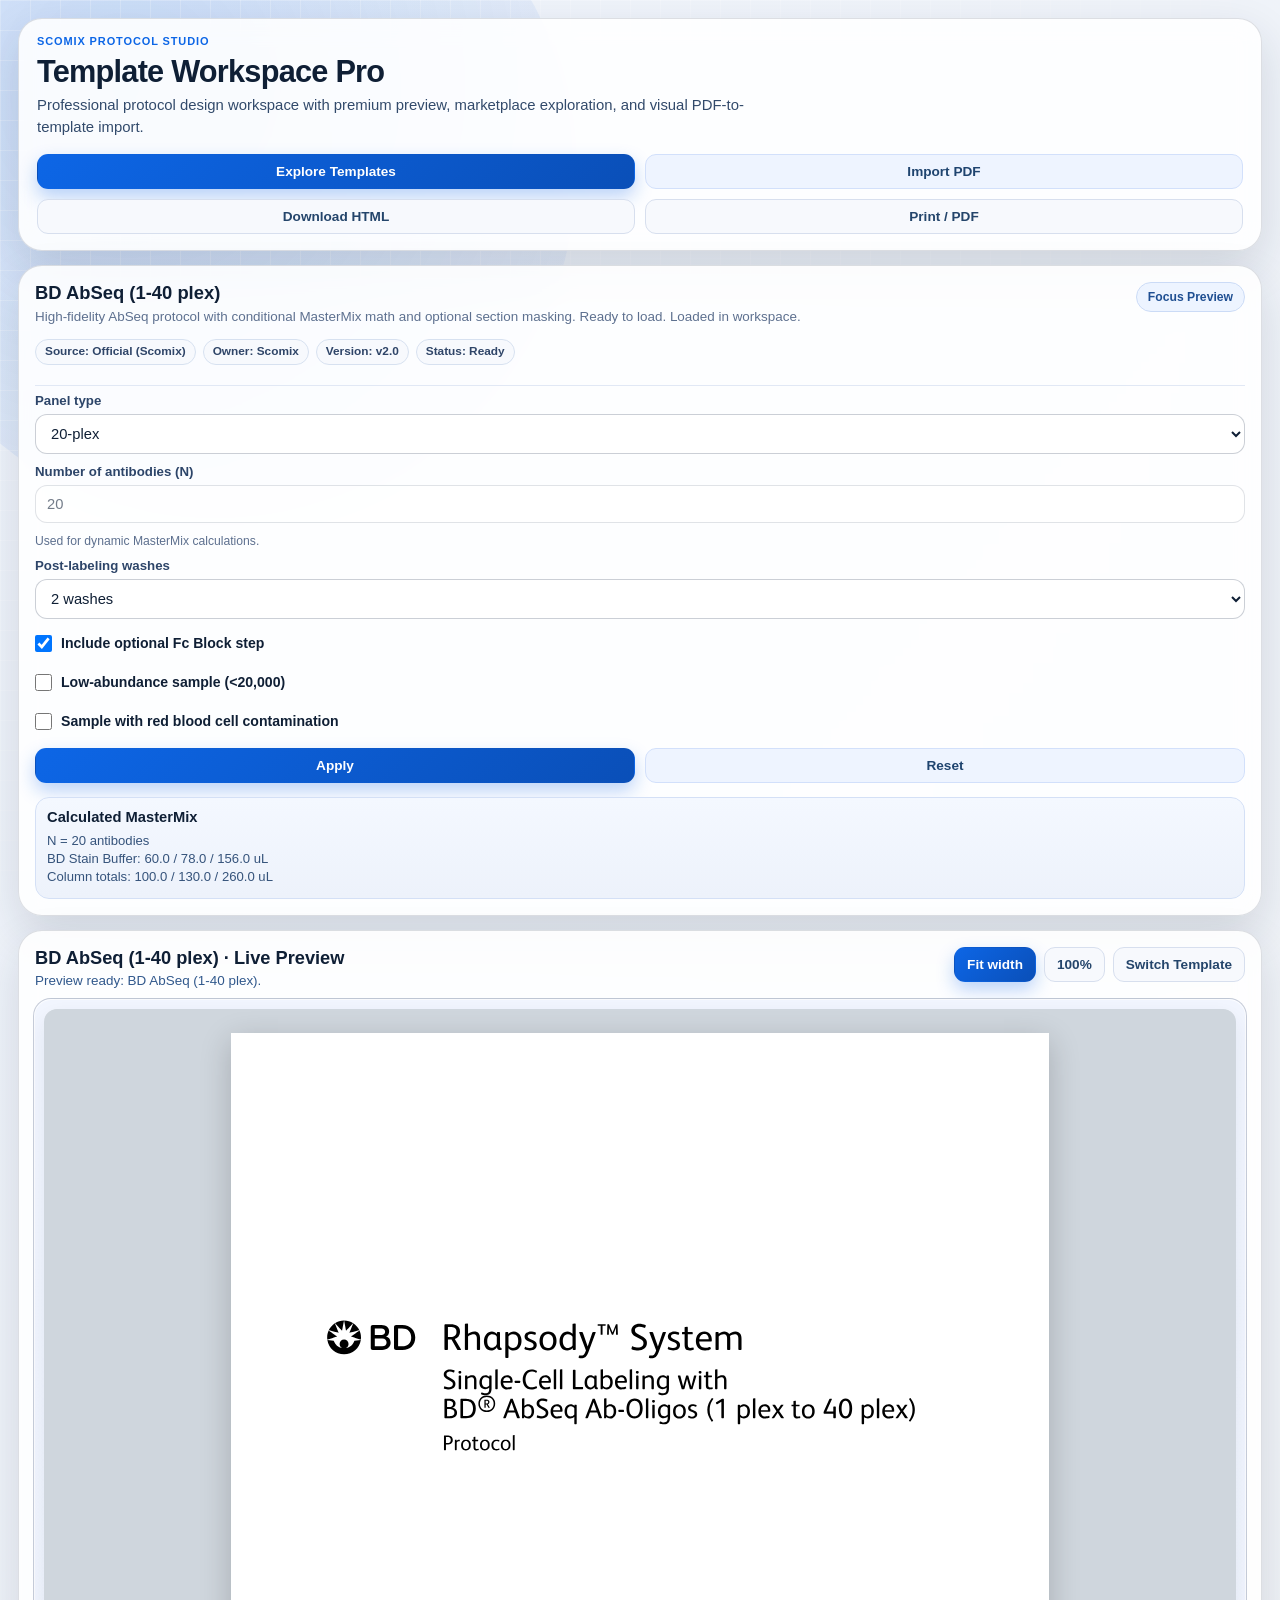
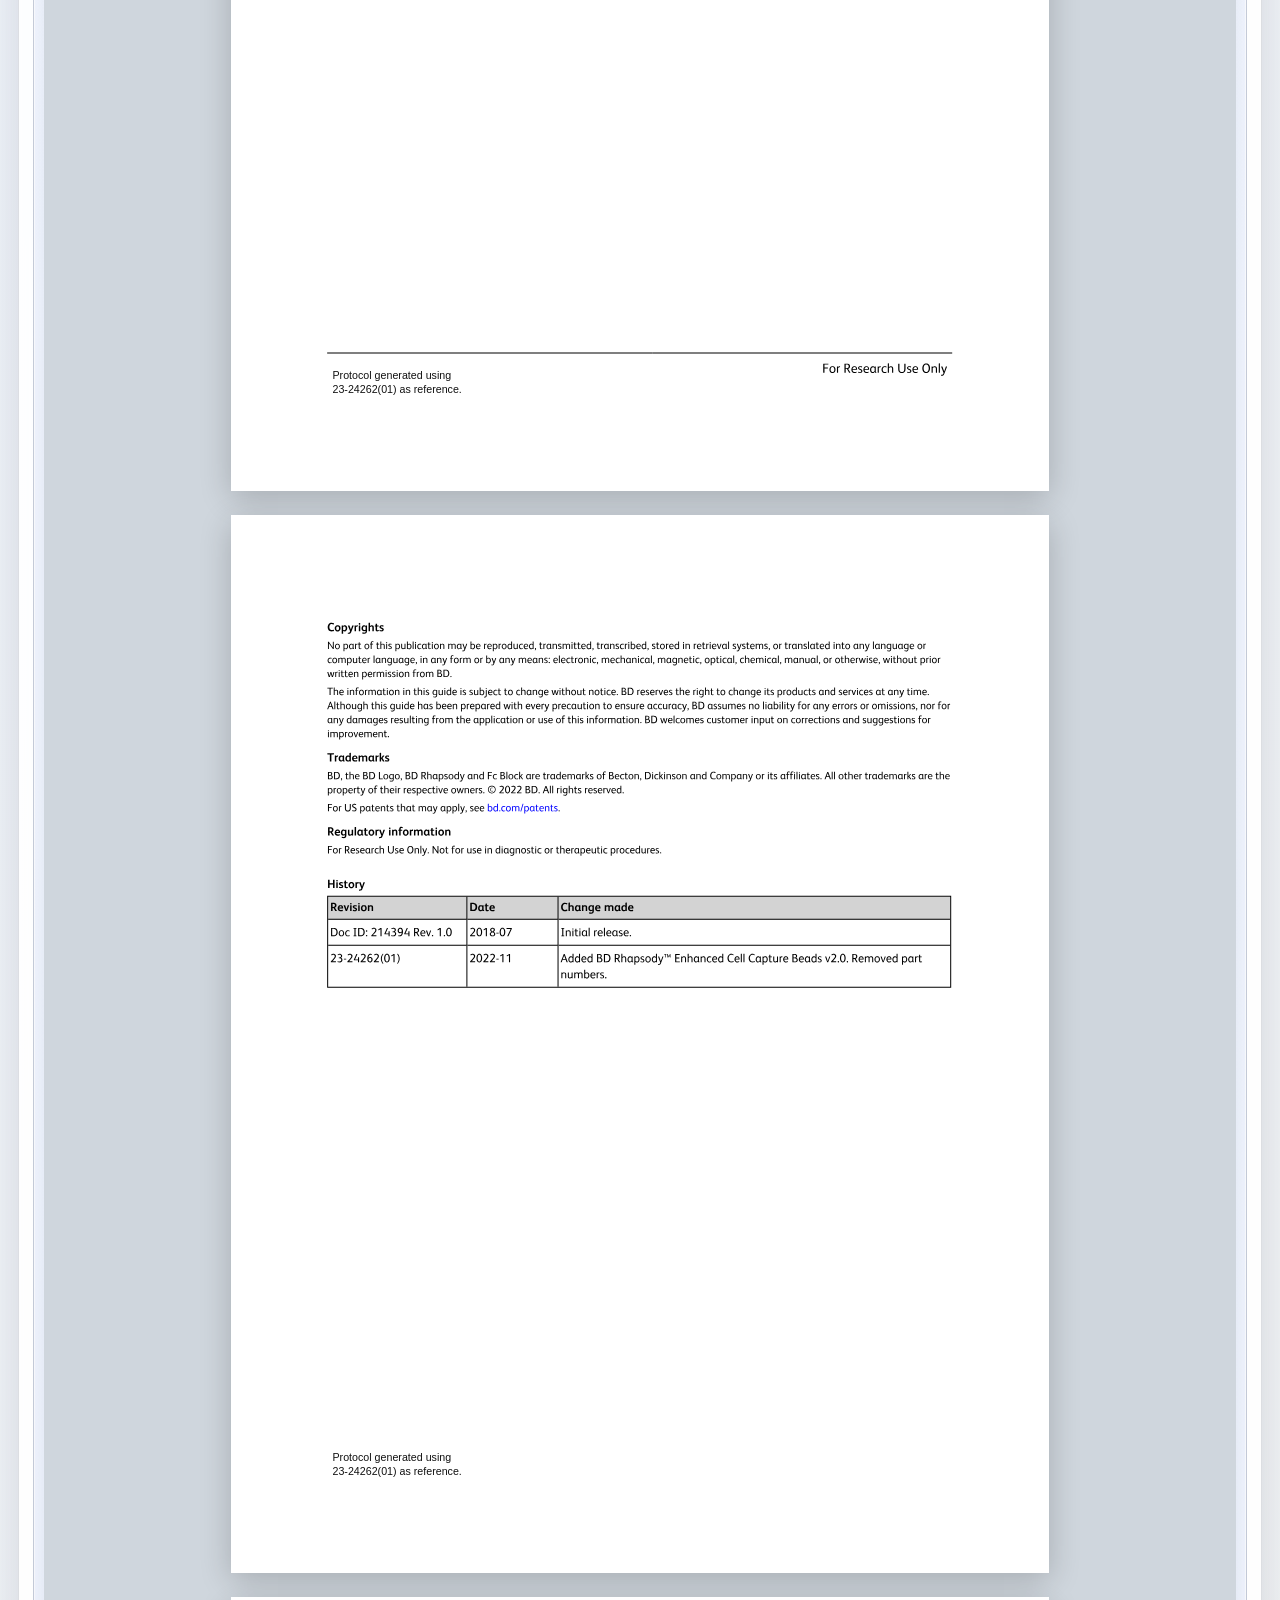
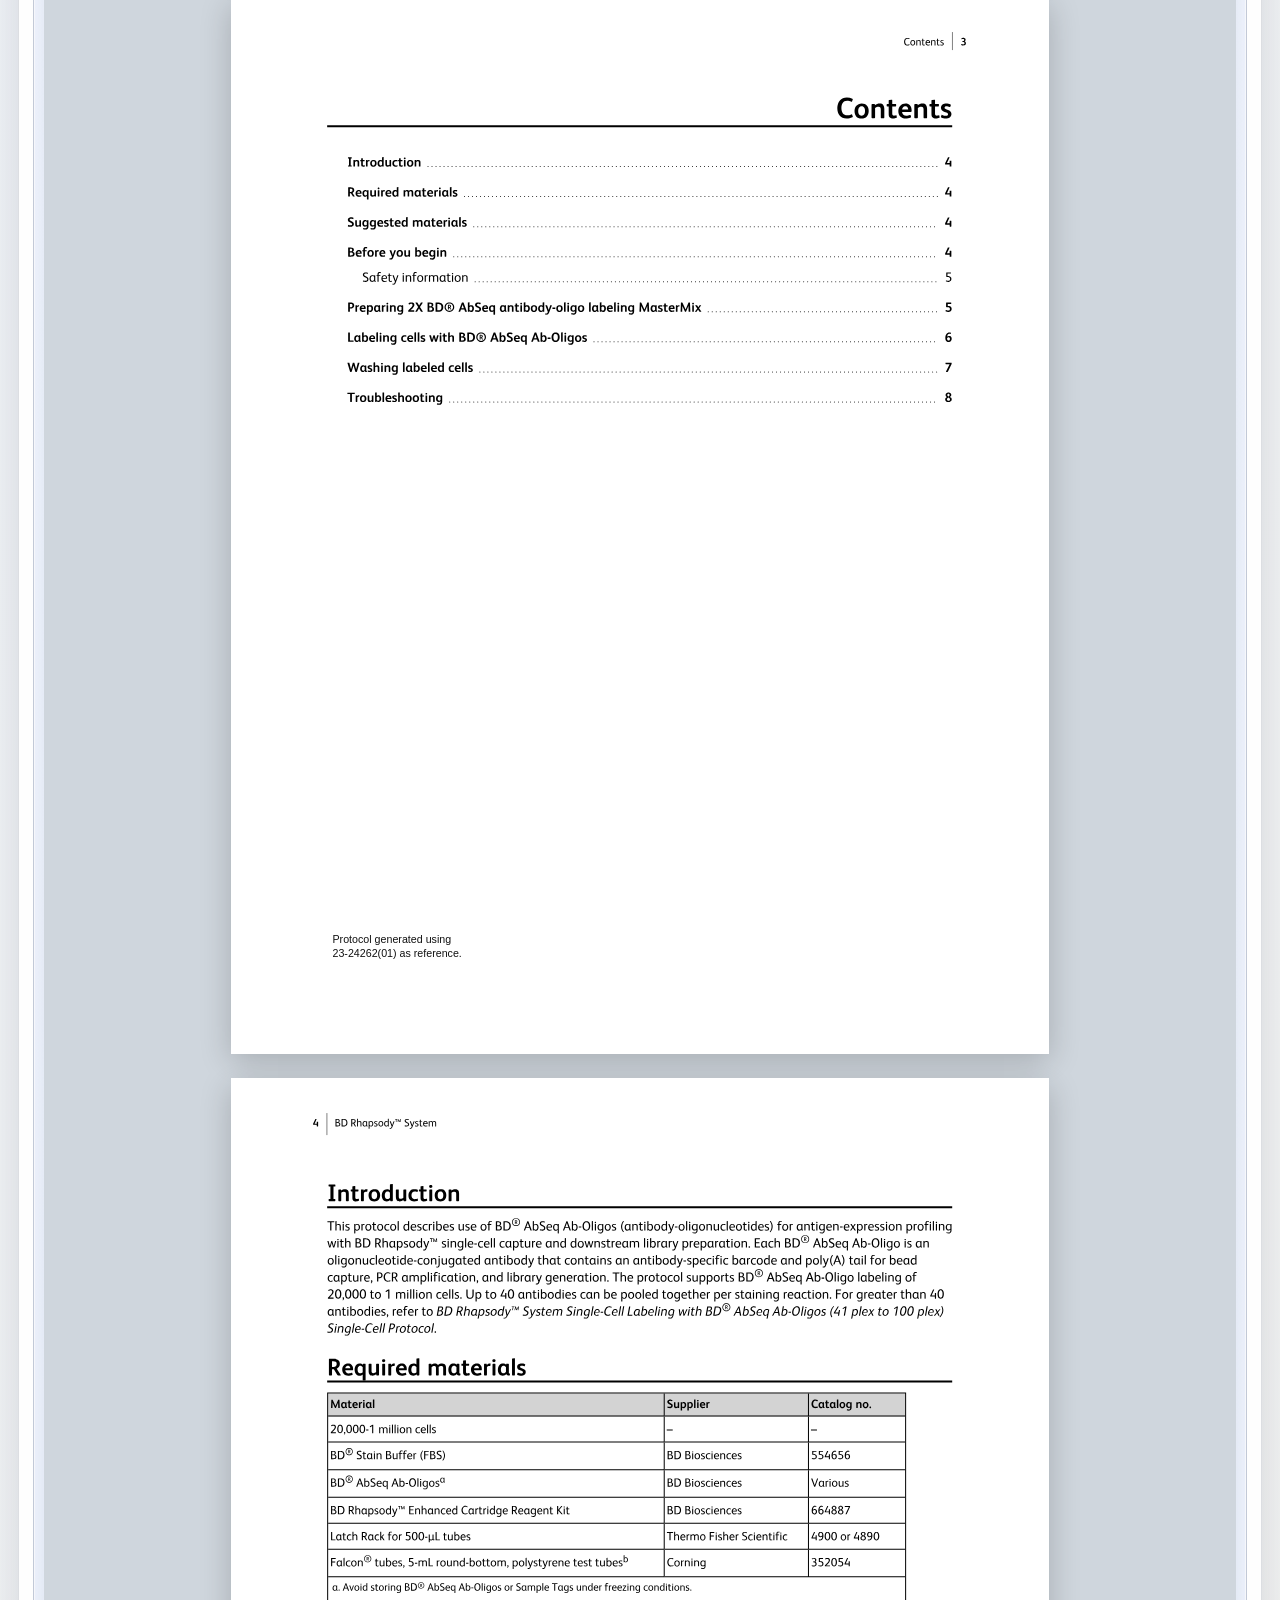
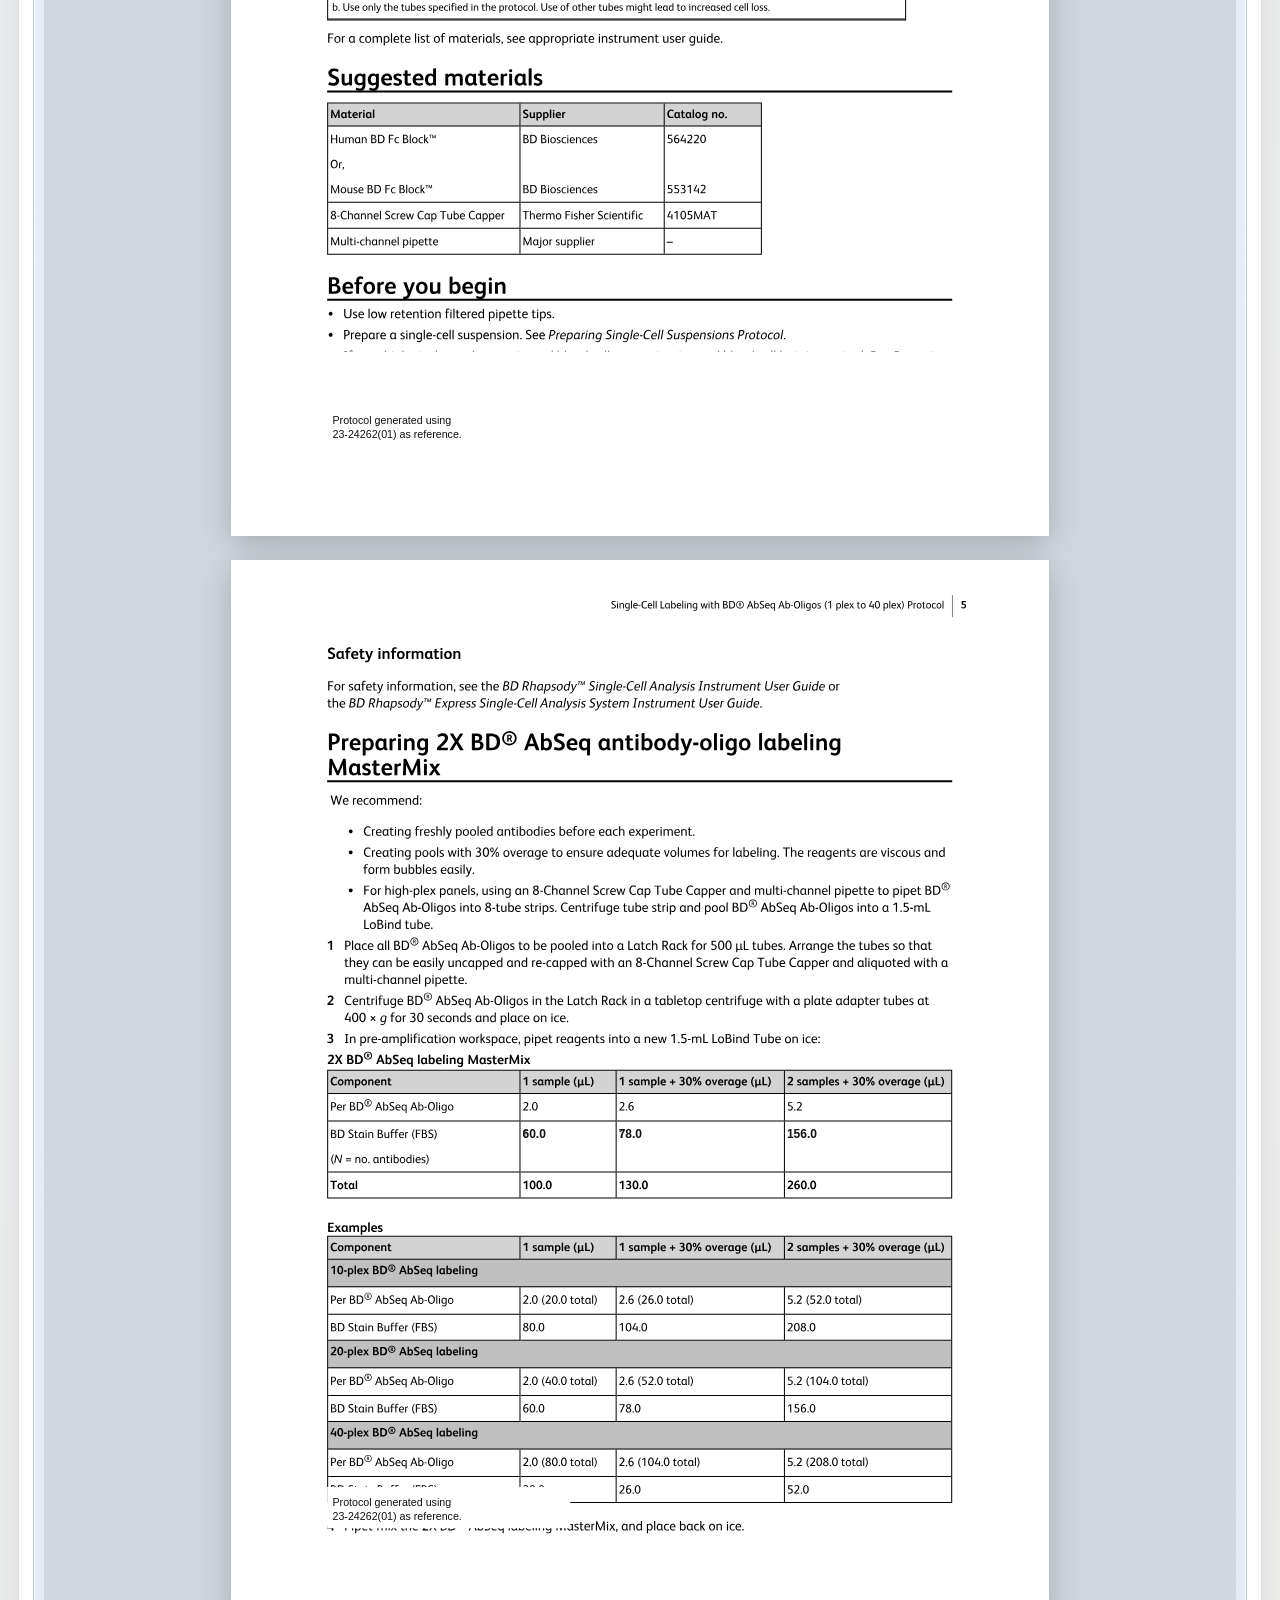
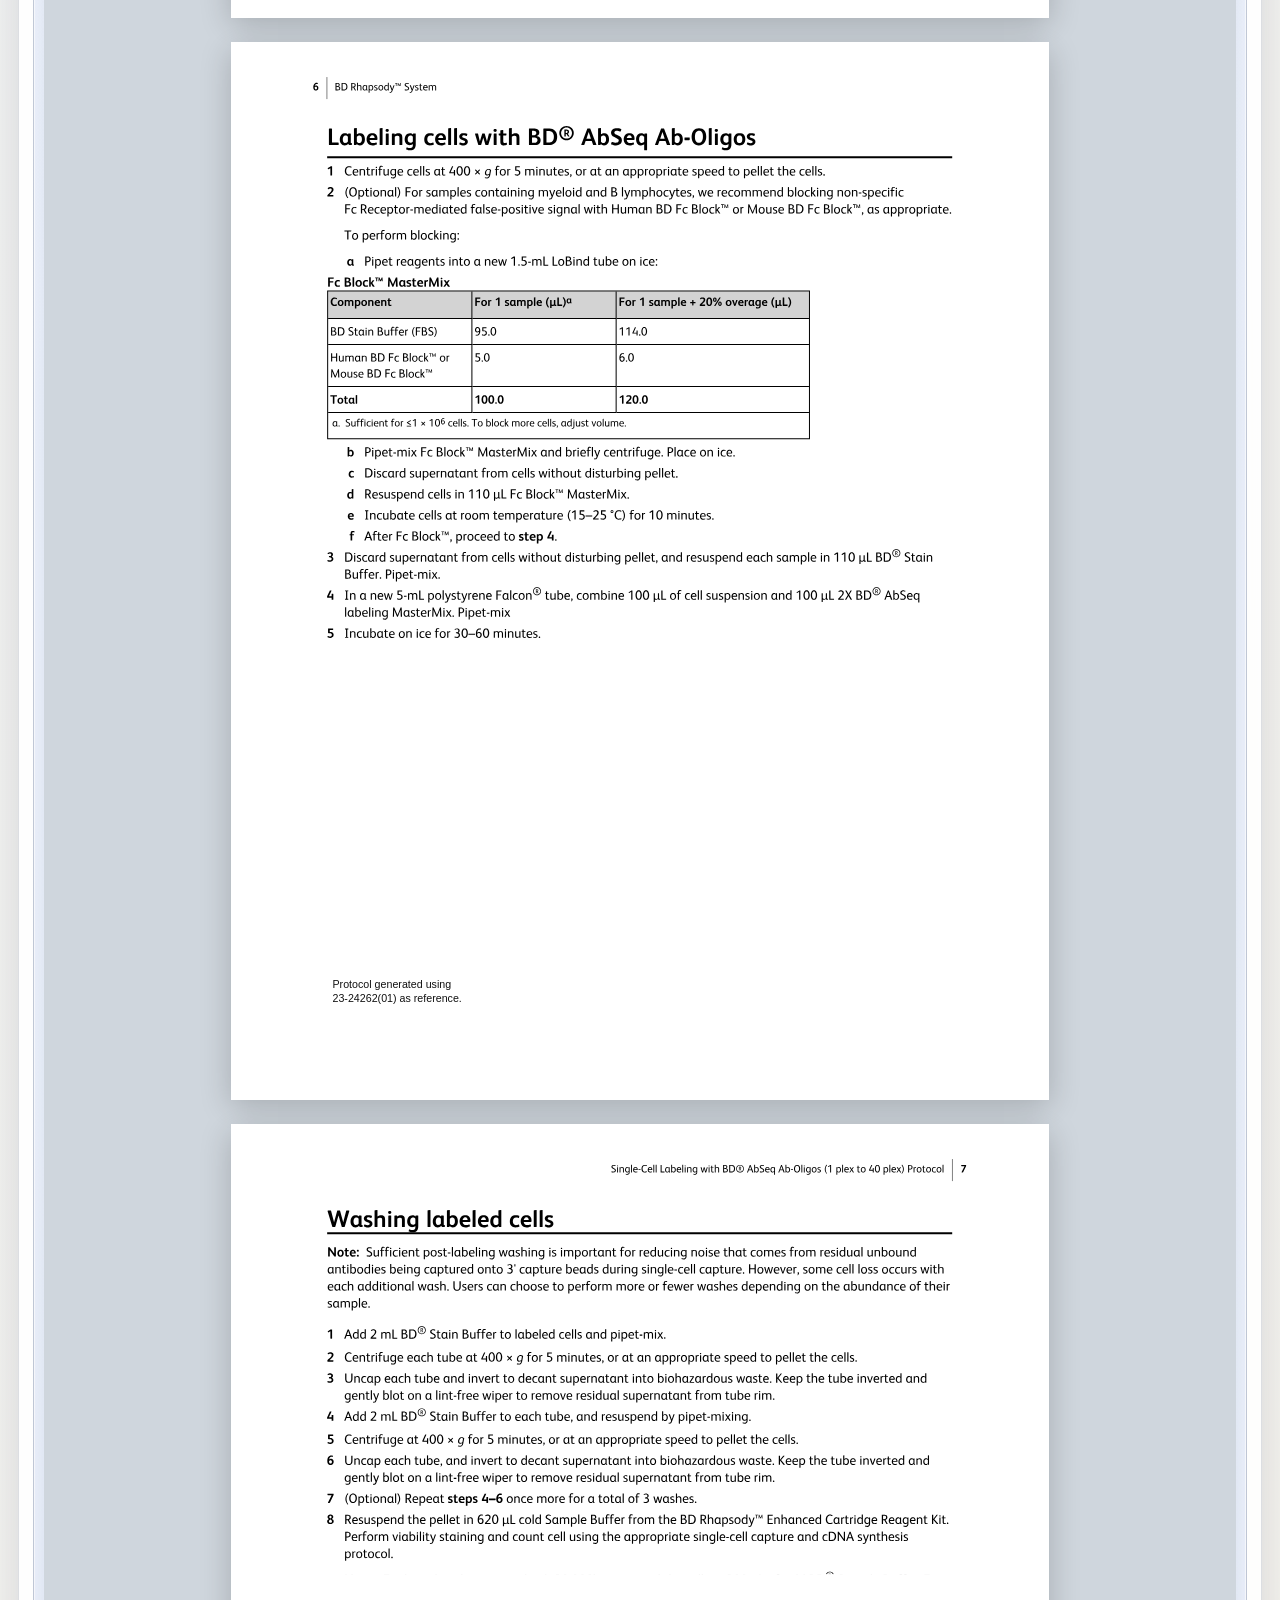
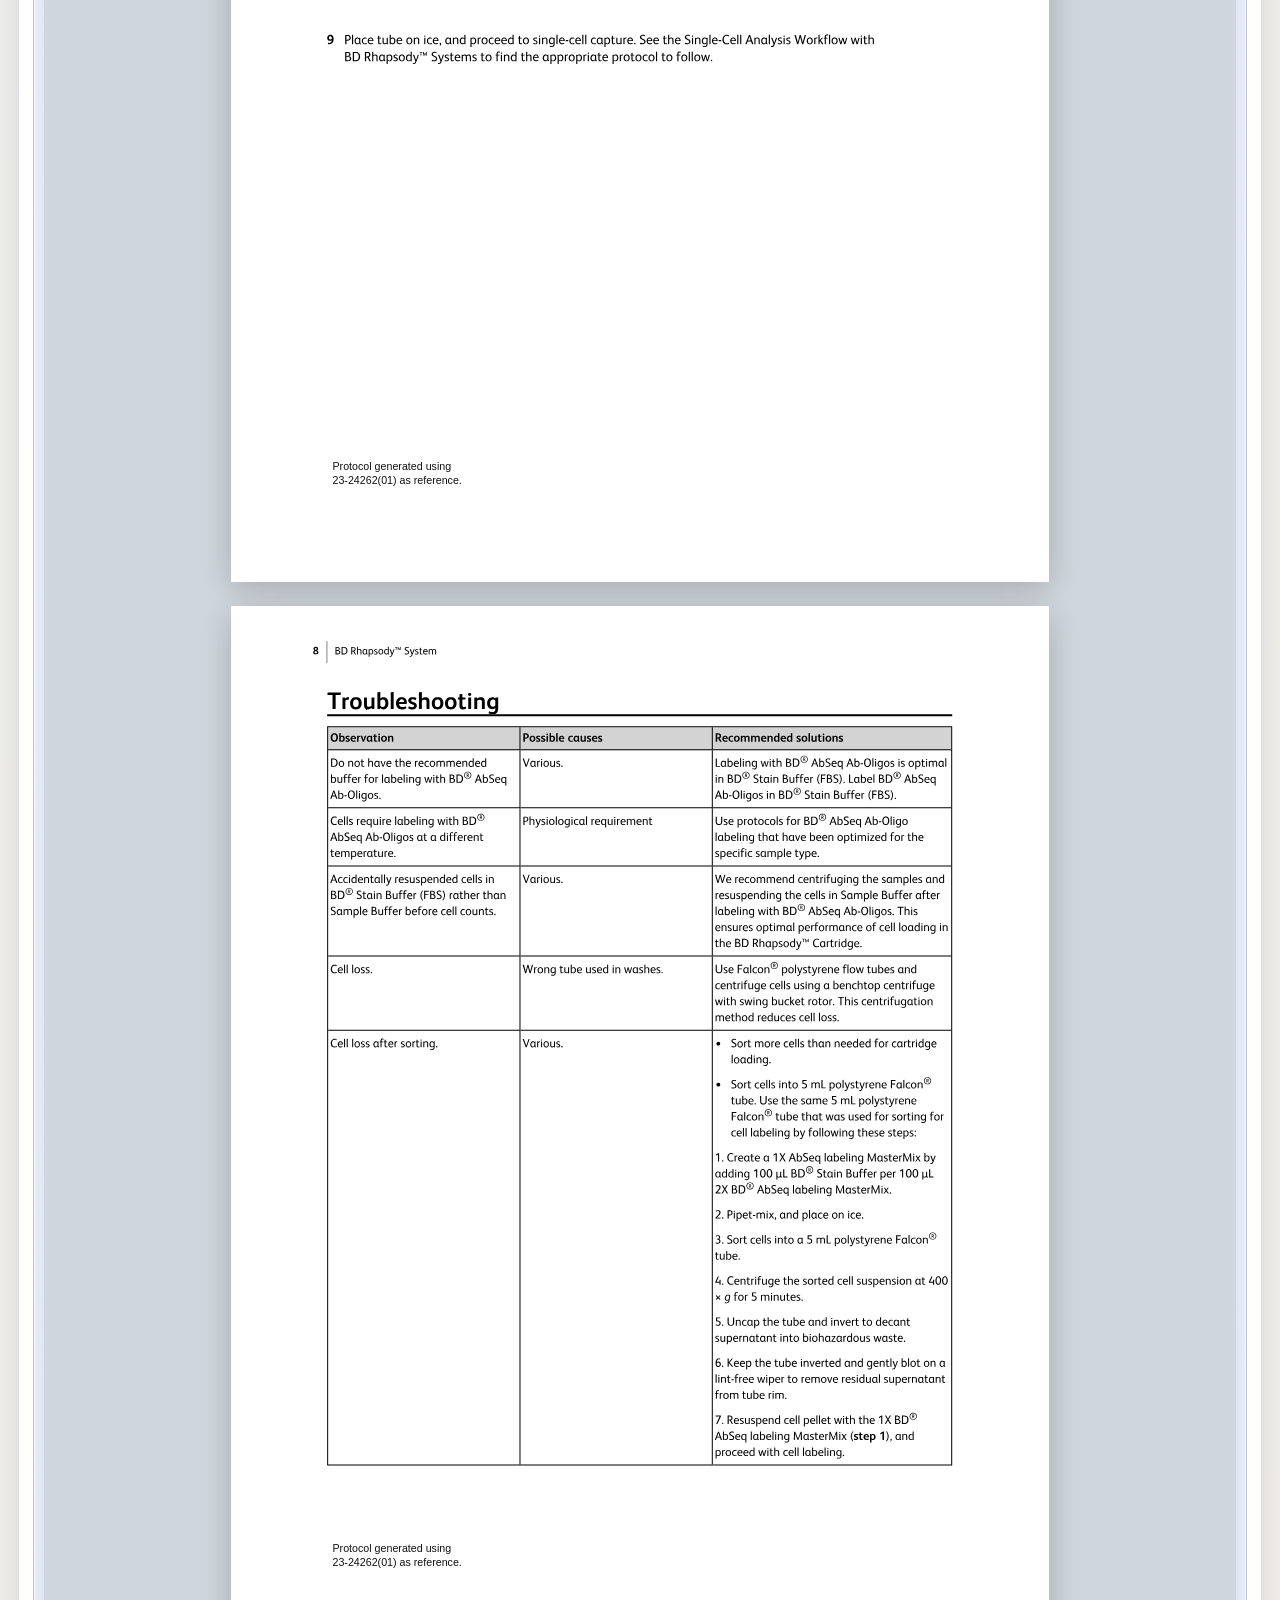
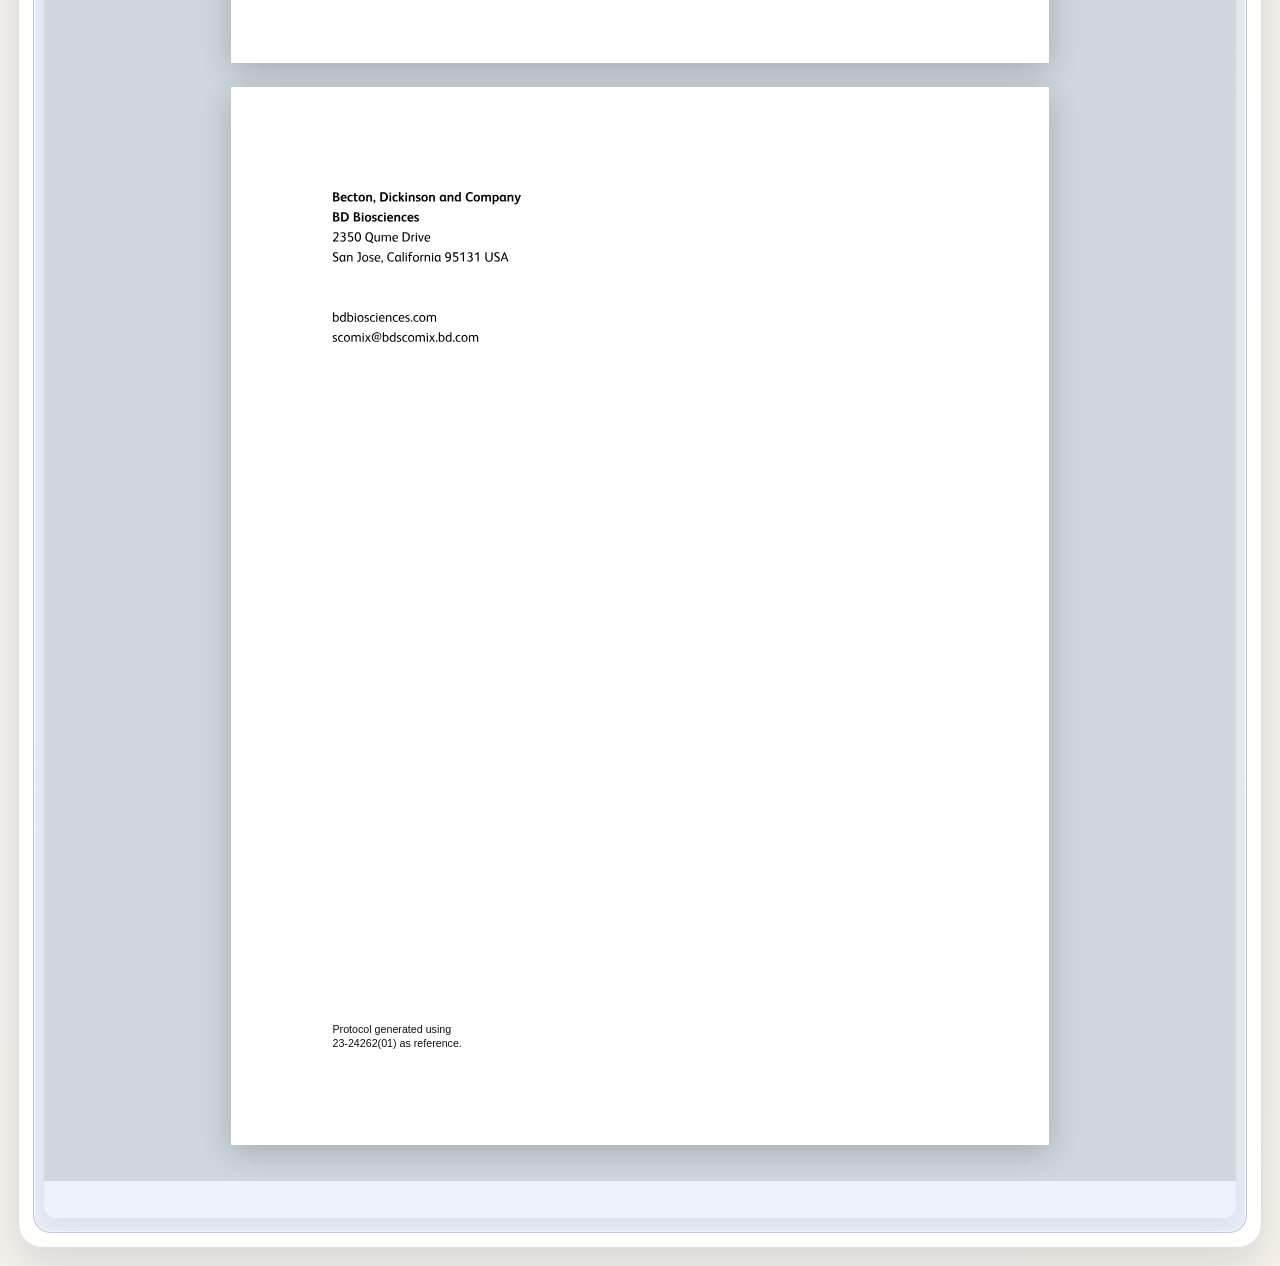
<file: protocol_studio.html>
<!doctype html>
<html lang="en">
<head>
  <meta charset="utf-8" />
  <meta name="viewport" content="width=device-width, initial-scale=1" />
  <title>Scomix Template Workspace Pro</title>
  <link rel="stylesheet" href="studio.css" />
</head>
<body>
  <div class="app-backdrop" aria-hidden="true"></div>
  <div class="app-grid-glow" aria-hidden="true"></div>

  <div class="app-shell">
    <header class="main-header panel">
      <div class="brand-block">
        <p class="eyebrow">Scomix Protocol Studio</p>
        <h1>Template Workspace Pro</h1>
        <p class="hero-copy">
          Professional protocol design workspace with premium preview, marketplace exploration,
          and visual PDF-to-template import.
        </p>
      </div>

      <div class="header-actions">
        <button id="exploreTemplatesBtn" type="button" class="btn btn-primary">Explore Templates</button>
        <button id="openPdfLabBtn" type="button" class="btn btn-ghost">Import PDF</button>
        <button id="downloadHtmlBtn" type="button" class="btn btn-soft">Download HTML</button>
        <button id="printPdfBtn" type="button" class="btn btn-soft">Print / PDF</button>
      </div>
    </header>

    <main id="workspace" class="workspace">
      <aside class="editor-panel panel" aria-label="Template editor">
        <div class="panel-header">
          <div>
            <h2 id="editorTitle">Select a template</h2>
            <p id="editorSubtitle" class="panel-subtitle">Open Explore Templates to load a protocol.</p>
          </div>
          <button id="focusPreviewBtn" type="button" class="chip-action">Focus Preview</button>
        </div>

        <div id="activeProtocolMeta" class="meta-row" aria-live="polite"></div>

        <div id="protocolControls" class="control-list"></div>

        <div class="control-actions">
          <button id="applyBtn" type="button" class="btn btn-primary">Apply</button>
          <button id="resetBtn" type="button" class="btn btn-ghost">Reset</button>
        </div>

        <div class="summary-card" aria-live="polite">
          <h3 id="summaryTitle">Calculated values</h3>
          <p id="calcLine1"></p>
          <p id="calcLine2"></p>
          <p id="calcLine3"></p>
        </div>
      </aside>

      <section class="preview-panel panel" aria-label="Protocol preview">
        <div class="preview-toolbar">
          <div>
            <h2 id="previewProtocolName">Live Preview</h2>
            <p id="status" class="status">Load a protocol to start.</p>
          </div>

          <div class="preview-toolbar-actions">
            <button id="fitPreviewBtn" type="button" class="btn btn-soft">Fit width</button>
            <button id="actualPreviewBtn" type="button" class="btn btn-soft">100%</button>
            <button id="openMarketplaceFromPreviewBtn" type="button" class="btn btn-soft">Switch Template</button>
          </div>
        </div>

        <div id="frameWrap" class="frame-wrap">
          <iframe id="previewFrame" title="Protocol preview"></iframe>
        </div>
      </section>
    </main>
  </div>

  <section
    id="marketplacePanel"
    class="overlay"
    role="dialog"
    aria-modal="true"
    aria-labelledby="marketplaceTitle"
    aria-describedby="marketplaceDescription"
    hidden
    aria-label="Template marketplace"
  >
    <div class="overlay-scrim" data-close-overlay="marketplace"></div>
    <div class="overlay-sheet">
      <header class="overlay-header">
        <div>
          <p class="overlay-kicker">Marketplace</p>
          <h2 id="marketplaceTitle">Explore Templates</h2>
          <p id="marketplaceDescription" class="overlay-copy">
            Browse official and internal protocol templates with live cards, visual previews, and one-click loading.
          </p>
        </div>
        <button id="closeMarketplaceBtn" type="button" class="btn btn-soft">Close</button>
      </header>

      <div class="market-tools">
        <div class="market-search-wrap">
          <label for="catalogSearch">Search templates</label>
          <input
            id="catalogSearch"
            name="catalogSearch"
            type="search"
            placeholder="Search by name, owner, tag or workflow..."
            autocomplete="off"
          />
        </div>

        <div class="market-filters-row">
          <div class="chip-row" role="tablist" aria-label="Filter templates by source">
            <button type="button" class="chip is-active" data-source-filter="all">All</button>
            <button type="button" class="chip" data-source-filter="official">Official / Scomix</button>
            <button type="button" class="chip" data-source-filter="internal">Internal</button>
          </div>

          <div class="market-control-row">
            <label class="market-inline-field" for="catalogSort">
              <span>Sort</span>
              <select id="catalogSort" name="catalogSort" class="market-select">
                <option value="recommended">Recommended</option>
                <option value="name-asc">Name (A-Z)</option>
                <option value="name-desc">Name (Z-A)</option>
              </select>
            </label>

            <label class="market-toggle" for="catalogReadyOnly">
              <input id="catalogReadyOnly" name="catalogReadyOnly" type="checkbox" />
              Show ready only
            </label>

            <button id="clearCatalogFiltersBtn" type="button" class="btn btn-soft market-clear-btn">
              Clear filters
            </button>
          </div>
        </div>

        <div id="catalogStats" class="market-stats" aria-live="polite"></div>
      </div>

      <div class="market-headline">
        <p id="catalogCount" aria-live="polite"></p>
      </div>

      <div id="catalogList" class="market-grid" aria-live="polite"></div>
    </div>
  </section>

  <section id="pdfLabPanel" class="overlay" hidden aria-label="PDF template builder">
    <div class="overlay-scrim" data-close-overlay="pdf-lab"></div>
    <div class="overlay-sheet overlay-sheet-wide">
      <header class="overlay-header">
        <div>
          <p class="overlay-kicker">Template Builder</p>
          <h2>PDF Import Lab</h2>
          <p class="overlay-copy">
            Upload a PDF, auto-generate a template draft, and define editable regions visually.
          </p>
        </div>
        <button id="closePdfLabBtn" type="button" class="btn btn-soft">Close</button>
      </header>

      <div class="pdf-lab-topbar">
        <label class="upload-control" for="pdfUploadInput">
          <span>Upload PDF</span>
          <input id="pdfUploadInput" type="file" accept="application/pdf" />
        </label>

        <div class="pdf-page-controls">
          <button id="pdfPrevPageBtn" type="button" class="btn btn-soft">Prev</button>
          <p id="pdfPageIndicator">Page - / -</p>
          <button id="pdfNextPageBtn" type="button" class="btn btn-soft">Next</button>
          <button id="pdfZoomOutBtn" type="button" class="btn btn-soft">-</button>
          <button id="pdfZoomInBtn" type="button" class="btn btn-soft">+</button>
        </div>
      </div>

      <div class="pdf-lab-grid">
        <section class="pdf-canvas-panel panel-subtle" aria-label="PDF page workspace">
          <div class="pdf-canvas-toolbar">
            <button id="autoSuggestFieldsBtn" type="button" class="btn btn-primary">Auto Suggest Fields</button>
            <button id="clearPdfFieldsBtn" type="button" class="btn btn-soft">Clear Fields</button>
          </div>

          <div id="pdfCanvasWrap" class="pdf-canvas-wrap">
            <canvas id="pdfCanvas"></canvas>
            <div id="pdfOverlay" class="pdf-overlay" aria-label="Draw editable regions"></div>
          </div>

          <p class="pdf-help">
            Draw by dragging over the page. Click any region to edit key, label, type, default value, and editable state.
          </p>
          <p id="pdfStatus" class="status">Upload a PDF to begin template generation.</p>
        </section>

        <aside class="pdf-config-panel panel-subtle" aria-label="Field configuration">
          <h3>Template Fields</h3>
          <div id="pdfFieldsList" class="pdf-field-list"></div>

          <div id="pdfFieldEditor" class="pdf-field-editor" hidden>
            <label for="fieldKeyInput">Field key</label>
            <input id="fieldKeyInput" type="text" />

            <label for="fieldLabelInput">Field label</label>
            <input id="fieldLabelInput" type="text" />

            <label for="fieldTypeSelect">Field type</label>
            <select id="fieldTypeSelect">
              <option value="text">Text</option>
              <option value="number">Number</option>
              <option value="checkbox">Checkbox</option>
            </select>

            <label for="fieldDefaultInput">Default value</label>
            <input id="fieldDefaultInput" type="text" />

            <label class="check-row" for="fieldEditableInput">
              <input id="fieldEditableInput" type="checkbox" />
              Editable in generated protocol
            </label>

            <div class="field-editor-actions">
              <button id="saveFieldBtn" type="button" class="btn btn-primary">Save Field</button>
              <button id="deleteFieldBtn" type="button" class="btn btn-soft">Delete</button>
            </div>
          </div>

          <button id="publishPdfTemplateBtn" type="button" class="btn btn-primary full-width">
            Publish Template To Marketplace
          </button>
        </aside>
      </div>
    </div>
  </section>

  <script src="studio.js"></script>
</body>
</html>
</file>
<file: studio.css>
:root {
  --bg-a: #eef3fb;
  --bg-b: #f7f3ea;
  --ink-900: #0f1f35;
  --ink-700: #324a6b;
  --ink-500: #5d708f;
  --surface: rgba(255, 255, 255, 0.88);
  --surface-strong: #ffffff;
  --stroke: rgba(18, 34, 62, 0.14);
  --stroke-strong: rgba(18, 34, 62, 0.2);
  --accent: #0d66e6;
  --accent-strong: #0a4fb8;
  --accent-soft: #dce9ff;
  --internal: #cb7423;
  --internal-soft: #ffe7cf;
  --ok: #1e8a54;
  --ok-soft: #d9f8e8;
  --pending: #9b6715;
  --pending-soft: #ffe6c4;
  --danger: #bb2b2b;
  --danger-soft: #ffe1e1;
  --shadow-main: 0 18px 46px rgba(20, 38, 66, 0.14);
  --shadow-soft: 0 8px 24px rgba(20, 38, 66, 0.08);
  --radius-xl: 24px;
  --radius-lg: 18px;
  --radius-md: 12px;
}

* {
  box-sizing: border-box;
}

html,
body {
  margin: 0;
  min-height: 100%;
  color: var(--ink-900);
  font-family: "Avenir Next", "IBM Plex Sans", "Segoe UI", sans-serif;
  background: linear-gradient(130deg, var(--bg-a), var(--bg-b));
}

button,
input,
select {
  font-family: inherit;
}

.app-backdrop {
  position: fixed;
  inset: -20% auto auto -10%;
  width: 55vw;
  height: 55vw;
  border-radius: 999px;
  background: radial-gradient(circle at 36% 38%, rgba(13, 102, 230, 0.18), rgba(13, 102, 230, 0));
  pointer-events: none;
  z-index: 0;
}

.app-grid-glow {
  position: fixed;
  inset: 0;
  pointer-events: none;
  z-index: 0;
  background-image:
    linear-gradient(rgba(255, 255, 255, 0.22) 1px, transparent 1px),
    linear-gradient(90deg, rgba(255, 255, 255, 0.22) 1px, transparent 1px);
  background-size: 30px 30px;
  mask-image: radial-gradient(circle at 20% 10%, black 0, black 42%, transparent 88%);
}

.app-shell {
  position: relative;
  z-index: 1;
  max-width: 1700px;
  margin: 0 auto;
  padding: 18px;
}

.panel {
  border: 1px solid var(--stroke);
  background: var(--surface);
  backdrop-filter: blur(12px);
  border-radius: var(--radius-xl);
  box-shadow: var(--shadow-main);
}

.main-header {
  display: flex;
  justify-content: space-between;
  gap: 16px;
  padding: 16px 18px;
}

.brand-block {
  max-width: 760px;
}

.eyebrow {
  margin: 0;
  color: var(--accent);
  letter-spacing: 0.08em;
  text-transform: uppercase;
  font-size: 11px;
  font-weight: 760;
}

h1 {
  margin: 7px 0 5px;
  font-size: clamp(1.6rem, 2.4vw, 2.5rem);
  letter-spacing: -0.025em;
}

.hero-copy {
  margin: 0;
  color: var(--ink-700);
  line-height: 1.45;
  font-size: 0.93rem;
}

.header-actions {
  display: grid;
  grid-template-columns: repeat(2, minmax(160px, 1fr));
  gap: 10px;
  align-content: center;
  min-width: min(460px, 100%);
}

.workspace {
  margin-top: 14px;
  display: grid;
  grid-template-columns: 360px minmax(0, 1fr);
  gap: 14px;
  transition: grid-template-columns 220ms ease;
}

.workspace.is-preview-focus {
  grid-template-columns: 0 minmax(0, 1fr);
}

.workspace.is-preview-focus .editor-panel {
  opacity: 0;
  pointer-events: none;
  border-width: 0;
  width: 0;
  padding: 0;
  overflow: hidden;
}

.editor-panel {
  padding: 16px;
  display: grid;
  align-content: start;
  gap: 12px;
  max-height: calc(100vh - 170px);
  overflow: auto;
}

.panel-header {
  display: flex;
  justify-content: space-between;
  gap: 10px;
  align-items: flex-start;
}

.panel-header h2 {
  margin: 0;
  font-size: 1.15rem;
}

.panel-subtitle {
  margin: 4px 0 0;
  color: var(--ink-500);
  font-size: 0.84rem;
  line-height: 1.4;
}

.chip-action {
  border: 1px solid #cbdbf6;
  background: #edf4ff;
  color: #1f4f92;
  border-radius: 999px;
  padding: 7px 11px;
  font-size: 0.76rem;
  font-weight: 700;
  cursor: pointer;
}

.meta-row {
  display: flex;
  flex-wrap: wrap;
  gap: 7px;
  align-items: center;
  align-content: flex-start;
  min-height: 30px;
}

.meta-pill {
  display: inline-flex;
  align-items: center;
  border-radius: 999px;
  border: 1px solid #d7e1f0;
  background: #f7f9fd;
  color: #2f4568;
  padding: 5px 9px;
  font-size: 0.74rem;
  line-height: 1.15;
  font-weight: 650;
}

.control-list {
  display: grid;
  gap: 10px;
}

#protocolControls.control-list {
  margin-top: 4px;
  padding-top: 7px;
  border-top: 1px solid #e1e8f5;
}

.form-field {
  display: grid;
  gap: 6px;
  margin-top: 0;
}

.form-field label {
  margin: 0;
}

label {
  display: block;
  margin: 0 0 6px;
  font-size: 0.83rem;
  font-weight: 650;
  color: #2d4569;
}

input[type="search"],
input[type="text"],
input[type="number"],
select {
  width: 100%;
  border: 1px solid rgba(22, 40, 71, 0.22);
  border-radius: var(--radius-md);
  padding: 10px 11px;
  background: #fff;
  color: var(--ink-900);
  font-size: 0.92rem;
}

input::placeholder {
  color: #8a99b1;
}

input:focus,
select:focus,
button:focus {
  outline: 2px solid rgba(13, 102, 230, 0.42);
  outline-offset: 2px;
}

input:disabled,
select:disabled,
button:disabled {
  cursor: not-allowed;
  opacity: 0.58;
}

.hint {
  margin: 5px 0 0;
  font-size: 0.76rem;
  color: var(--ink-500);
}

.check-row {
  margin-top: 6px;
  display: flex;
  align-items: center;
  gap: 9px;
  font-size: 0.88rem;
  color: var(--ink-900);
}

.check-row input {
  margin: 0;
  width: 17px;
  height: 17px;
}

.control-actions {
  display: grid;
  grid-template-columns: 1fr 1fr;
  gap: 10px;
}

.summary-card {
  margin-top: 2px;
  border: 1px solid #d4e0f6;
  border-radius: 14px;
  background: linear-gradient(180deg, #f4f8ff, #edf2fb);
  padding: 11px;
}

.summary-card h3 {
  margin: 0 0 8px;
  font-size: 0.92rem;
}

.summary-card p {
  margin: 3px 0;
  font-size: 0.82rem;
  color: #35537b;
}

.preview-panel {
  padding: 14px;
  display: flex;
  flex-direction: column;
  min-height: calc(100vh - 170px);
}

.preview-toolbar {
  display: flex;
  justify-content: space-between;
  gap: 10px;
  align-items: flex-start;
  padding: 2px 2px 10px;
}

.preview-toolbar h2 {
  margin: 0;
  font-size: 1.14rem;
}

.preview-toolbar-actions {
  display: flex;
  flex-wrap: wrap;
  gap: 8px;
}

.status {
  margin: 4px 0 0;
  font-size: 0.84rem;
  color: #30588c;
}

.status.is-error {
  color: var(--danger);
}

.frame-wrap {
  flex: 1;
  border-radius: 18px;
  border: 1px solid var(--stroke-strong);
  background: linear-gradient(180deg, #f2f6ff, #e8eef9);
  box-shadow: inset 0 0 0 1px rgba(255, 255, 255, 0.7);
  padding: 10px;
  overflow: auto;
}

#previewFrame {
  width: 100%;
  min-height: calc(100vh - 235px);
  border: 0;
  border-radius: 13px;
  background: #ffffff;
  box-shadow: var(--shadow-soft);
}

.btn {
  border: 1px solid transparent;
  border-radius: 11px;
  padding: 9px 12px;
  font-weight: 650;
  font-size: 0.85rem;
  cursor: pointer;
  transition: transform 130ms ease, box-shadow 130ms ease, background 130ms ease;
}

.btn:hover:enabled {
  transform: translateY(-1px);
}

.btn-primary {
  color: #fff;
  background: linear-gradient(135deg, var(--accent), var(--accent-strong));
  box-shadow: 0 8px 18px rgba(13, 102, 230, 0.28);
}

.btn-ghost {
  color: #1f446f;
  background: #eef4ff;
  border-color: #d2e0fb;
}

.btn-soft {
  color: #24456b;
  background: #f7f9fd;
  border-color: #d7dfee;
}

.overlay {
  position: fixed;
  inset: 0;
  z-index: 10;
}

.overlay-scrim {
  position: absolute;
  inset: 0;
  background: rgba(9, 18, 34, 0.5);
  backdrop-filter: blur(3px);
}

.overlay-sheet {
  position: absolute;
  inset: 30px;
  border-radius: 26px;
  border: 1px solid rgba(222, 232, 248, 0.45);
  background: #f8fbff;
  display: flex;
  flex-direction: column;
  box-shadow: 0 24px 62px rgba(10, 22, 45, 0.35);
  overflow: hidden;
}

.overlay-sheet-wide {
  inset: 16px;
}

.overlay-header {
  padding: 16px 20px;
  border-bottom: 1px solid #dbe3f1;
  display: flex;
  justify-content: space-between;
  gap: 16px;
  align-items: flex-start;
  background: linear-gradient(180deg, #fafdff, #f3f8ff);
}

.overlay-kicker {
  margin: 0;
  color: var(--accent);
  letter-spacing: 0.08em;
  text-transform: uppercase;
  font-size: 11px;
  font-weight: 740;
}

.overlay-header h2 {
  margin: 6px 0 4px;
  font-size: 1.4rem;
}

.overlay-copy {
  margin: 0;
  color: var(--ink-500);
  max-width: 760px;
  font-size: 0.9rem;
}

.market-tools {
  padding: 14px 20px 10px;
  display: grid;
  gap: 12px;
  border-bottom: 1px solid #dbe3f1;
  background: linear-gradient(180deg, #fafdff 0%, #f3f8ff 100%);
}

.market-search-wrap {
  display: grid;
  gap: 6px;
}

.market-filters-row {
  display: flex;
  flex-wrap: wrap;
  justify-content: space-between;
  gap: 10px;
}

.chip-row {
  display: flex;
  flex-wrap: wrap;
  gap: 8px;
}

.chip {
  border: 1px solid #cfdcf4;
  background: #f2f6ff;
  color: #224b7e;
  border-radius: 999px;
  padding: 6px 12px;
  font-size: 0.76rem;
  font-weight: 700;
  cursor: pointer;
  transition: transform 120ms ease, background 120ms ease, border-color 120ms ease;
}

.chip:hover {
  transform: translateY(-1px);
  border-color: #b8cdf8;
}

.chip.is-active {
  background: var(--accent-soft);
  border-color: #abc6fb;
  color: #124792;
  box-shadow: 0 6px 14px rgba(13, 102, 230, 0.16);
}

.market-control-row {
  display: flex;
  flex-wrap: wrap;
  align-items: center;
  gap: 8px;
}

.market-inline-field {
  display: inline-flex;
  align-items: center;
  gap: 7px;
  margin: 0;
  border: 1px solid #d0ddf4;
  border-radius: 10px;
  background: #ffffff;
  padding: 6px 8px;
}

.market-inline-field span {
  font-size: 0.74rem;
  color: #36547e;
  font-weight: 700;
  letter-spacing: 0.01em;
}

.market-select {
  min-width: 170px;
  border-radius: 8px;
  border: 1px solid #d0ddf4;
  background: #f9fbff;
  padding: 6px 9px;
  font-size: 0.8rem;
  color: #24466f;
}

.market-toggle {
  display: inline-flex;
  align-items: center;
  gap: 8px;
  border: 1px solid #d0ddf4;
  background: #ffffff;
  color: #2c4d75;
  border-radius: 10px;
  padding: 6px 10px;
  font-size: 0.78rem;
  font-weight: 650;
}

.market-toggle input {
  margin: 0;
}

.market-clear-btn {
  padding-inline: 10px;
  font-size: 0.78rem;
}

.market-stats {
  display: flex;
  flex-wrap: wrap;
  gap: 7px;
}

.market-stat {
  display: inline-flex;
  align-items: center;
  border-radius: 999px;
  border: 1px solid #d1ddef;
  background: #f7f9fd;
  color: #3e5a7f;
  padding: 4px 9px;
  font-size: 0.73rem;
  font-weight: 700;
}

.market-headline {
  display: flex;
  justify-content: space-between;
  align-items: center;
  padding: 0 20px 10px;
  color: #506685;
  font-size: 0.86rem;
}

.market-grid {
  padding: 0 20px 20px;
  overflow: auto;
  display: grid;
  grid-template-columns: repeat(auto-fill, minmax(300px, 1fr));
  gap: 12px;
  align-content: start;
}

.market-card {
  border: 1px solid #d9e2f3;
  background: linear-gradient(180deg, #ffffff 0%, #fbfdff 100%);
  border-radius: var(--radius-lg);
  padding: 12px;
  display: grid;
  gap: 10px;
  box-shadow: var(--shadow-soft);
  transition: border-color 140ms ease, transform 140ms ease, box-shadow 140ms ease;
  min-height: 382px;
}

.market-card:hover {
  transform: translateY(-1px);
  box-shadow: 0 12px 28px rgba(20, 38, 66, 0.12);
}

.market-card.is-selected {
  border-color: #93b7fa;
  box-shadow: 0 12px 30px rgba(13, 102, 230, 0.16);
}

.market-card.is-ready {
  border-top: 3px solid #6bbf96;
}

.market-card.is-planned {
  border-top: 3px solid #e3b06d;
}

.market-card-preview-shell {
  position: relative;
  width: 100%;
  height: 185px;
  border: 1px solid #d4deee;
  border-radius: 13px;
  background: linear-gradient(150deg, #eff5ff 0%, #f7fbff 100%);
  overflow: hidden;
}

.market-card-preview-frame {
  width: 100%;
  height: 100%;
  border: 0;
  display: block;
  background: #f6f9ff;
  pointer-events: none;
}

.market-card-preview-overlay {
  position: absolute;
  right: 8px;
  bottom: 8px;
  border-radius: 999px;
  border: 1px solid rgba(165, 188, 229, 0.85);
  background: rgba(247, 251, 255, 0.92);
  color: #35527c;
  font-size: 0.7rem;
  font-weight: 700;
  padding: 4px 8px;
  letter-spacing: 0.02em;
  transition: opacity 180ms ease, transform 180ms ease;
}

.market-card-preview-shell.is-ready .market-card-preview-overlay {
  opacity: 0;
  transform: translateY(4px);
  pointer-events: none;
}

.market-card-head {
  display: flex;
  justify-content: space-between;
  align-items: flex-start;
  gap: 8px;
}

.market-card-title-wrap {
  min-width: 0;
  flex: 1 1 auto;
}

.market-card-title {
  margin: 0;
  font-size: 0.96rem;
  line-height: 1.18;
  white-space: nowrap;
  overflow: hidden;
  text-overflow: ellipsis;
}

.market-card-owner {
  margin: 4px 0 0;
  font-size: 0.8rem;
  color: var(--ink-500);
}

.market-card-submeta {
  margin: 4px 0 0;
  font-size: 0.74rem;
  color: #587096;
  letter-spacing: 0.01em;
}

.market-badge {
  display: inline-flex;
  align-items: center;
  justify-content: center;
  align-self: flex-start;
  flex: 0 0 auto;
  border-radius: 999px;
  padding: 4px 8px;
  line-height: 1;
  font-size: 0.72rem;
  font-weight: 700;
  white-space: nowrap;
}

.market-badge-official {
  background: var(--accent-soft);
  color: #1550a7;
  border: 1px solid #b8cdf8;
}

.market-badge-internal {
  background: var(--internal-soft);
  color: #9c5715;
  border: 1px solid #f2c38f;
}

.market-badge-ready {
  background: var(--ok-soft);
  color: #1f7f4b;
  border: 1px solid #a7e4c6;
}

.market-badge-planned {
  background: var(--pending-soft);
  color: #8b5f16;
  border: 1px solid #ebc78c;
}

.market-card-description {
  margin: 0;
  color: #37537b;
  font-size: 0.84rem;
  line-height: 1.42;
  min-height: 2.4em;
}

.market-tags {
  display: flex;
  flex-wrap: wrap;
  gap: 6px;
}

.market-tag {
  border: 1px solid #d7e0ef;
  background: #f5f8fe;
  color: #3f567a;
  border-radius: 999px;
  padding: 4px 8px;
  font-size: 0.72rem;
}

.market-card-actions {
  display: grid;
  grid-template-columns: 1fr 1fr;
  gap: 8px;
  margin-top: auto;
}

.market-card-actions .btn {
  min-height: 34px;
}

.empty-state {
  border: 1px dashed #c7d5ed;
  background: #f7f9fd;
  border-radius: 14px;
  padding: 16px;
  color: #5c7192;
  font-size: 0.86rem;
  line-height: 1.45;
}

.pdf-lab-topbar {
  padding: 14px 20px;
  border-bottom: 1px solid #dbe3f1;
  display: flex;
  flex-wrap: wrap;
  justify-content: space-between;
  gap: 12px;
  background: #f6f9ff;
}

.upload-control {
  display: inline-flex;
  align-items: center;
  gap: 10px;
  margin: 0;
  border: 1px solid #ccd8ef;
  border-radius: 10px;
  background: #ffffff;
  padding: 8px 12px;
  font-size: 0.84rem;
  font-weight: 700;
  color: #295183;
}

.upload-control input[type="file"] {
  border: 0;
  padding: 0;
  font-size: 0.8rem;
}

.pdf-page-controls {
  display: inline-flex;
  align-items: center;
  gap: 8px;
}

#pdfPageIndicator {
  margin: 0;
  min-width: 92px;
  text-align: center;
  color: #4b6288;
  font-size: 0.83rem;
}

.pdf-lab-grid {
  flex: 1;
  display: grid;
  grid-template-columns: minmax(0, 1fr) 360px;
  gap: 12px;
  padding: 14px 20px 20px;
  overflow: hidden;
}

.panel-subtle {
  border: 1px solid #d6e0f1;
  border-radius: 18px;
  background: #ffffff;
  box-shadow: var(--shadow-soft);
}

.pdf-canvas-panel {
  padding: 12px;
  display: flex;
  flex-direction: column;
  min-height: 0;
}

.pdf-canvas-toolbar {
  display: flex;
  gap: 8px;
  margin-bottom: 8px;
}

.pdf-canvas-wrap {
  position: relative;
  flex: 1;
  overflow: auto;
  border: 1px solid #cfdcee;
  border-radius: 14px;
  background: #f2f6fd;
  display: grid;
  place-items: center;
  padding: 10px;
}

#pdfCanvas {
  display: block;
  max-width: 100%;
  border-radius: 6px;
  box-shadow: 0 8px 24px rgba(14, 29, 54, 0.2);
}

.pdf-overlay {
  position: absolute;
  pointer-events: auto;
}

.pdf-field-box {
  position: absolute;
  border-radius: 6px;
  border: 2px solid rgba(13, 102, 230, 0.8);
  background: rgba(13, 102, 230, 0.16);
  cursor: pointer;
}

.pdf-field-box.is-locked {
  border-color: rgba(184, 118, 34, 0.85);
  background: rgba(218, 145, 54, 0.18);
}

.pdf-field-box.is-selected {
  box-shadow: 0 0 0 2px #ffffff, 0 0 0 4px rgba(13, 102, 230, 0.6);
}

.pdf-field-box.draft {
  pointer-events: none;
  border-style: dashed;
}

.pdf-help {
  margin: 9px 0 0;
  color: #516786;
  font-size: 0.82rem;
}

.pdf-config-panel {
  padding: 12px;
  display: flex;
  flex-direction: column;
  gap: 10px;
  overflow: auto;
}

.pdf-config-panel h3 {
  margin: 0;
  font-size: 1.02rem;
}

.pdf-field-list {
  display: grid;
  gap: 7px;
  max-height: 270px;
  overflow: auto;
}

.pdf-field-item {
  border: 1px solid #d7e1f0;
  border-radius: 10px;
  background: #f7f9fd;
  padding: 8px;
  cursor: pointer;
}

.pdf-field-item.is-selected {
  border-color: #9cbcf6;
  background: #eaf2ff;
}

.pdf-field-item-title {
  margin: 0;
  font-size: 0.82rem;
  font-weight: 700;
}

.pdf-field-item-meta {
  margin: 3px 0 0;
  color: #5a6f8f;
  font-size: 0.75rem;
}

.pdf-field-editor {
  border-top: 1px solid #e0e7f3;
  padding-top: 10px;
  display: grid;
  gap: 8px;
}

.field-editor-actions {
  display: grid;
  grid-template-columns: 1fr 1fr;
  gap: 8px;
}

.full-width {
  width: 100%;
}

@media (max-width: 1280px) {
  .main-header {
    flex-direction: column;
  }

  .header-actions {
    min-width: 0;
    width: 100%;
  }

  .workspace {
    grid-template-columns: 1fr;
  }

  .workspace.is-preview-focus {
    grid-template-columns: 1fr;
  }

  .workspace.is-preview-focus .editor-panel {
    display: none;
  }

  .editor-panel {
    max-height: none;
  }

  .preview-panel {
    min-height: 72vh;
  }

  #previewFrame {
    min-height: 68vh;
  }

  .pdf-lab-grid {
    grid-template-columns: 1fr;
  }
}

@media (max-width: 900px) {
  .app-shell {
    padding: 12px;
  }

  .overlay-sheet,
  .overlay-sheet-wide {
    inset: 8px;
    border-radius: 16px;
  }

  .header-actions {
    grid-template-columns: 1fr;
  }

  .preview-toolbar,
  .overlay-header,
  .pdf-lab-topbar {
    flex-direction: column;
  }

  .preview-toolbar-actions {
    width: 100%;
    display: grid;
    grid-template-columns: 1fr 1fr;
  }

  .market-grid {
    grid-template-columns: 1fr;
  }

  .market-filters-row,
  .market-control-row {
    width: 100%;
  }

  .market-inline-field,
  .market-select,
  .market-toggle,
  .market-clear-btn {
    width: 100%;
  }

  .market-inline-field {
    justify-content: space-between;
  }

  .market-card-actions,
  .control-actions,
  .field-editor-actions {
    grid-template-columns: 1fr;
  }
}
</file>
